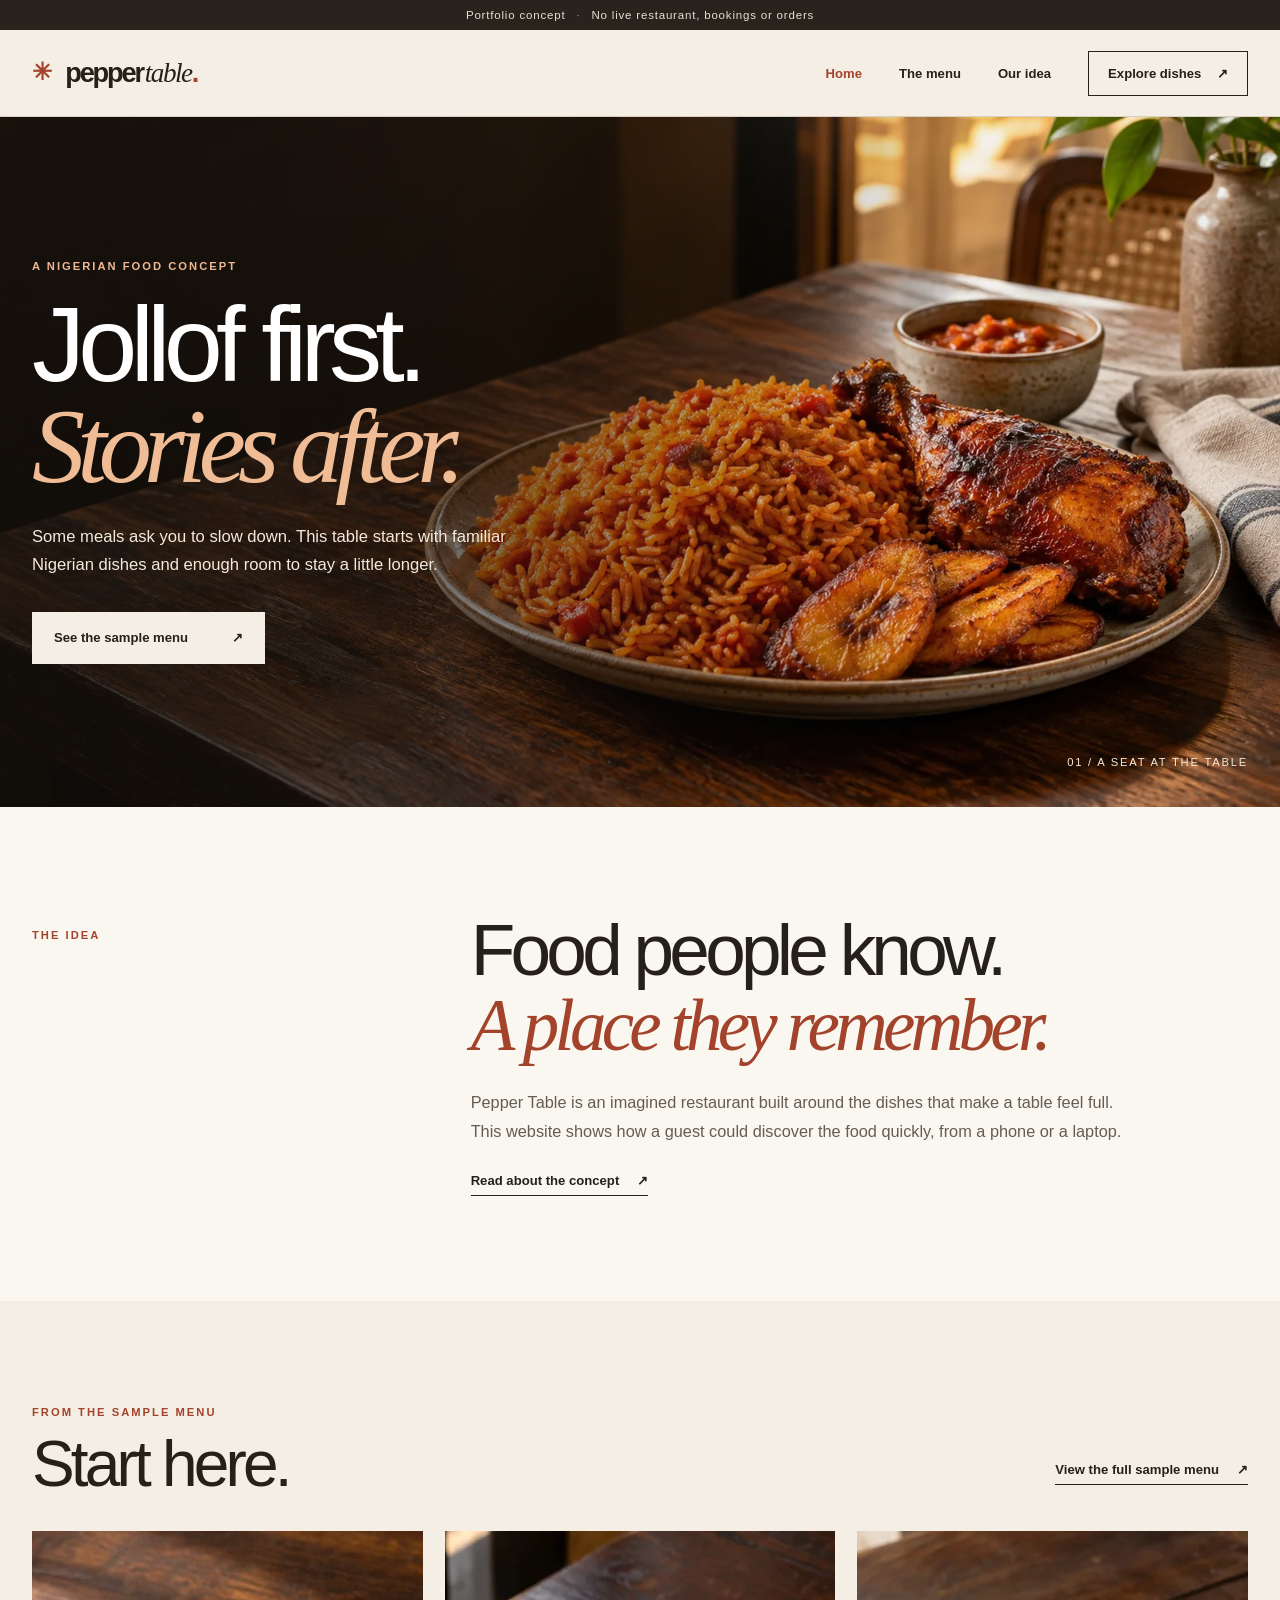
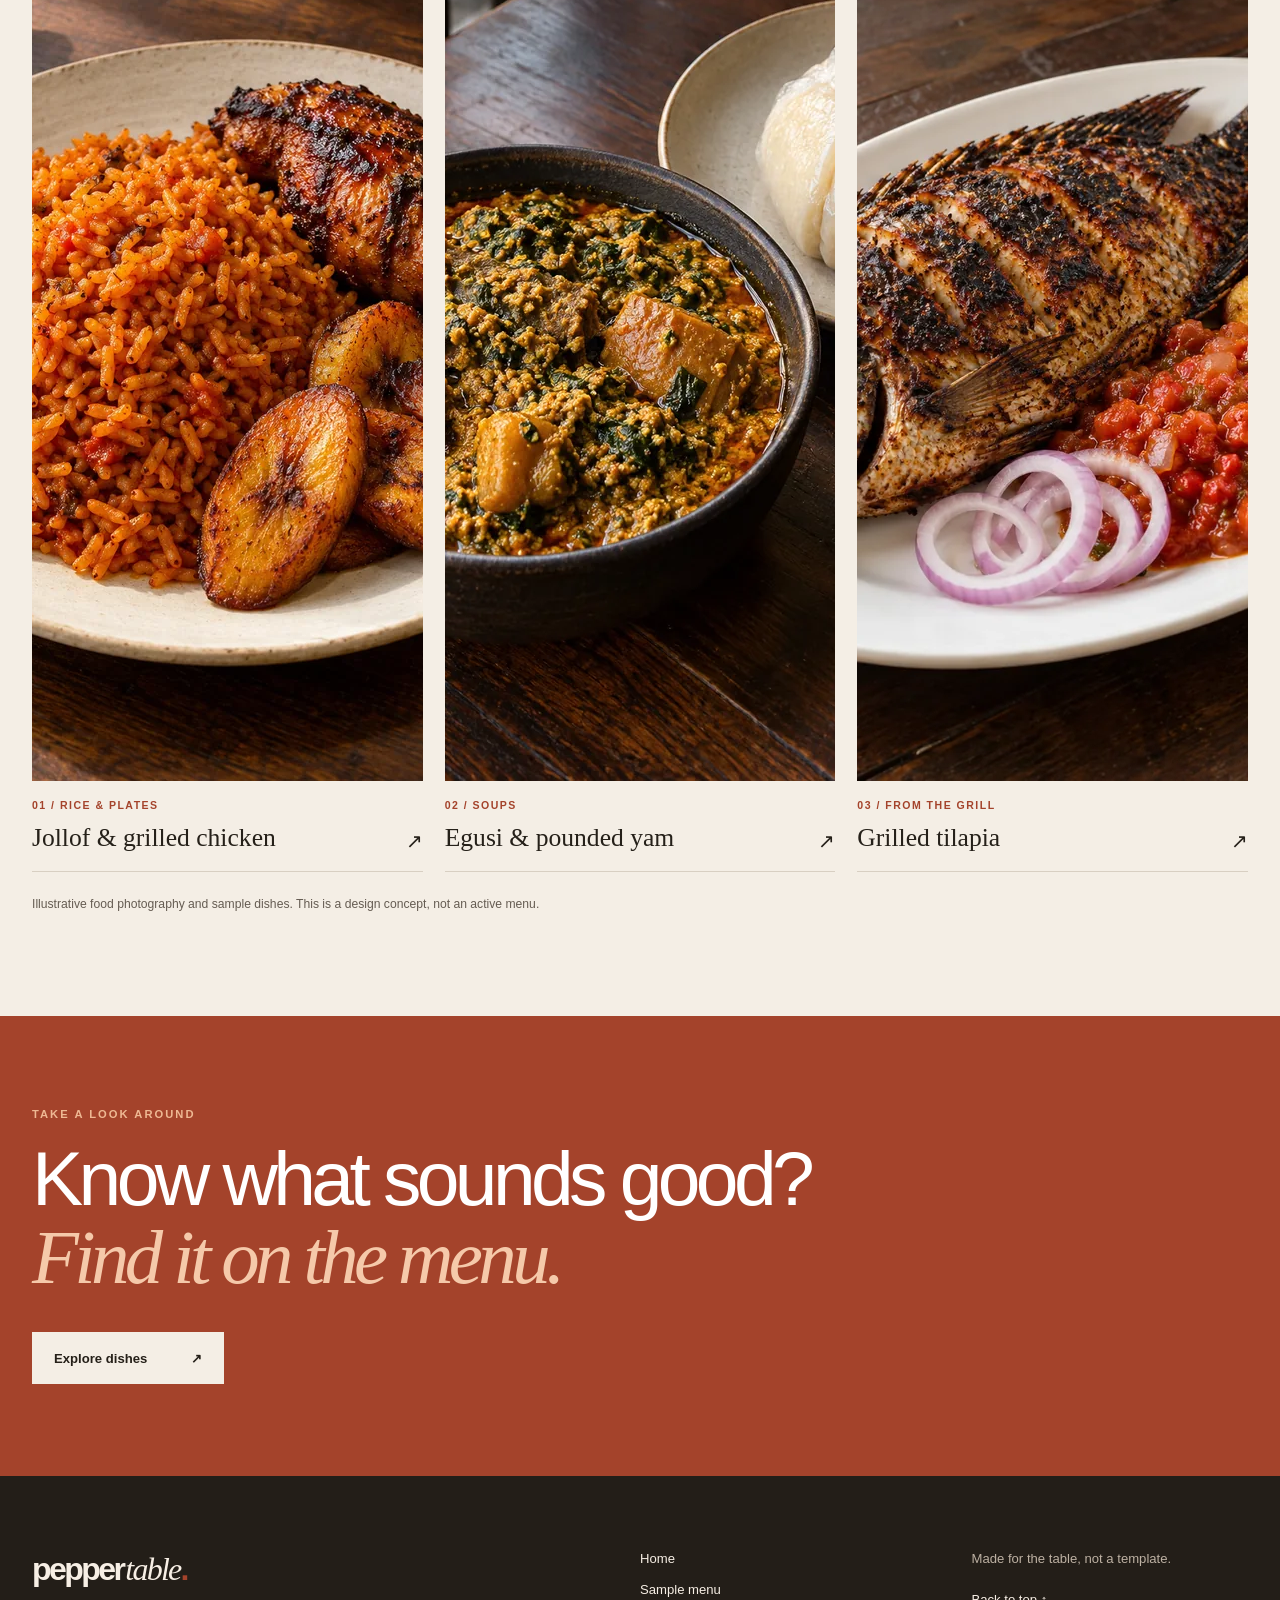
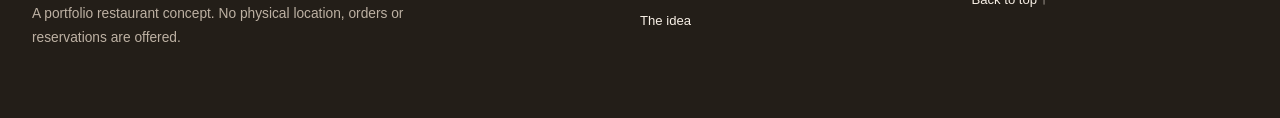
<file: index.html>
<!doctype html>
<html lang="en">
<head>
  <meta charset="utf-8">
  <meta name="viewport" content="width=device-width, initial-scale=1">
  <meta name="theme-color" content="#f4eee5">
  <meta name="description" content="Pepper Table is a Nigerian restaurant website concept. Explore an illustrated sample menu and the idea behind the table.">
  <meta property="og:title" content="Pepper Table | A Nigerian food concept">
  <meta property="og:description" content="A restaurant website concept built around familiar Nigerian dishes and a clear, browsable menu.">
  <title>Pepper Table | Nigerian food website concept</title>
  <link rel="icon" href="assets/favicon.svg" type="image/svg+xml">
  <link rel="stylesheet" href="styles.css">
  <script src="script.js" defer></script>
</head>
<body>
  <a class="skip-link" href="#main">Skip to content</a>
  <div class="concept-bar">Portfolio concept <span aria-hidden="true">·</span> No live restaurant, bookings or orders</div>
  <header class="site-header">
    <div class="container header-inner">
      <a class="wordmark" href="index.html" aria-label="Pepper Table home"><span class="wordmark-icon" aria-hidden="true">✳</span> pepper<span class="wordmark-italic">table</span><span class="wordmark-dot">.</span></a>
      <button class="menu-toggle" type="button" aria-controls="site-nav" aria-expanded="false" aria-label="Open navigation"><span></span><span></span></button>
      <nav id="site-nav" class="site-nav" aria-label="Main navigation">
        <a href="index.html" aria-current="page">Home</a><a href="menu.html">The menu</a><a href="story.html">Our idea</a>
        <a class="nav-cta" href="menu.html">Explore dishes <span aria-hidden="true">↗</span></a>
      </nav>
    </div>
  </header>
  <main id="main">
    <section class="hero" aria-labelledby="hero-title">
      <img class="hero-image" src="assets/hero-jollof.webp" alt="Jollof rice, grilled chicken and fried plantain on a restaurant table" width="1600" height="900" fetchpriority="high">
      <div class="hero-shade"></div>
      <div class="container hero-content">
        <p class="eyebrow light">A Nigerian food concept</p>
        <h1 id="hero-title">Jollof first.<br><em>Stories after.</em></h1>
        <p>Some meals ask you to slow down. This table starts with familiar Nigerian dishes and enough room to stay a little longer.</p>
        <a class="button button-light" href="menu.html">See the sample menu <span aria-hidden="true">↗</span></a>
      </div>
      <p class="hero-caption">01 / A seat at the table</p>
    </section>

    <section class="intro section-pad">
      <div class="container intro-grid">
        <p class="eyebrow">The idea</p>
        <div><h2>Food people know.<br><em>A place they remember.</em></h2><p>Pepper Table is an imagined restaurant built around the dishes that make a table feel full. This website shows how a guest could discover the food quickly, from a phone or a laptop.</p><a class="text-link" href="story.html">Read about the concept <span aria-hidden="true">↗</span></a></div>
      </div>
    </section>

    <section class="featured section-pad" aria-labelledby="featured-title">
      <div class="container">
        <div class="section-top"><div><p class="eyebrow">From the sample menu</p><h2 id="featured-title">Start here.</h2></div><a class="text-link" href="menu.html">View the full sample menu <span aria-hidden="true">↗</span></a></div>
        <div class="dish-grid">
          <article class="dish-card"><a href="menu.html#jollof"><img src="assets/jollof.webp" alt="Plate of jollof rice with grilled chicken and plantain" width="850" height="850" loading="lazy"><div class="dish-meta"><span>01 / Rice & plates</span><h3>Jollof & grilled chicken</h3><span class="dish-arrow" aria-hidden="true">↗</span></div></a></article>
          <article class="dish-card"><a href="menu.html#egusi"><img src="assets/egusi.webp" alt="Bowl of egusi soup beside pounded yam" width="850" height="850" loading="lazy"><div class="dish-meta"><span>02 / Soups</span><h3>Egusi & pounded yam</h3><span class="dish-arrow" aria-hidden="true">↗</span></div></a></article>
          <article class="dish-card"><a href="menu.html#tilapia"><img src="assets/tilapia.webp" alt="Grilled tilapia with pepper sauce and plantain" width="850" height="850" loading="lazy"><div class="dish-meta"><span>03 / From the grill</span><h3>Grilled tilapia</h3><span class="dish-arrow" aria-hidden="true">↗</span></div></a></article>
        </div>
        <p class="sample-note">Illustrative food photography and sample dishes. This is a design concept, not an active menu.</p>
      </div>
    </section>

    <section class="closing" aria-labelledby="closing-title"><div class="container closing-inner"><p class="eyebrow light">Take a look around</p><h2 id="closing-title">Know what sounds good?<br><em>Find it on the menu.</em></h2><a class="button button-light" href="menu.html">Explore dishes <span aria-hidden="true">↗</span></a></div></section>
  </main>
  <footer class="site-footer"><div class="container footer-grid"><div><a class="wordmark footer-mark" href="index.html">pepper<span class="wordmark-italic">table</span><span class="wordmark-dot">.</span></a><p>A portfolio restaurant concept. No physical location, orders or reservations are offered.</p></div><nav aria-label="Footer navigation"><a href="index.html">Home</a><a href="menu.html">Sample menu</a><a href="story.html">The idea</a></nav><div class="footer-end"><span>Made for the table, not a template.</span><a href="#main">Back to top ↑</a></div></div></footer>
</body>
</html>
</file>
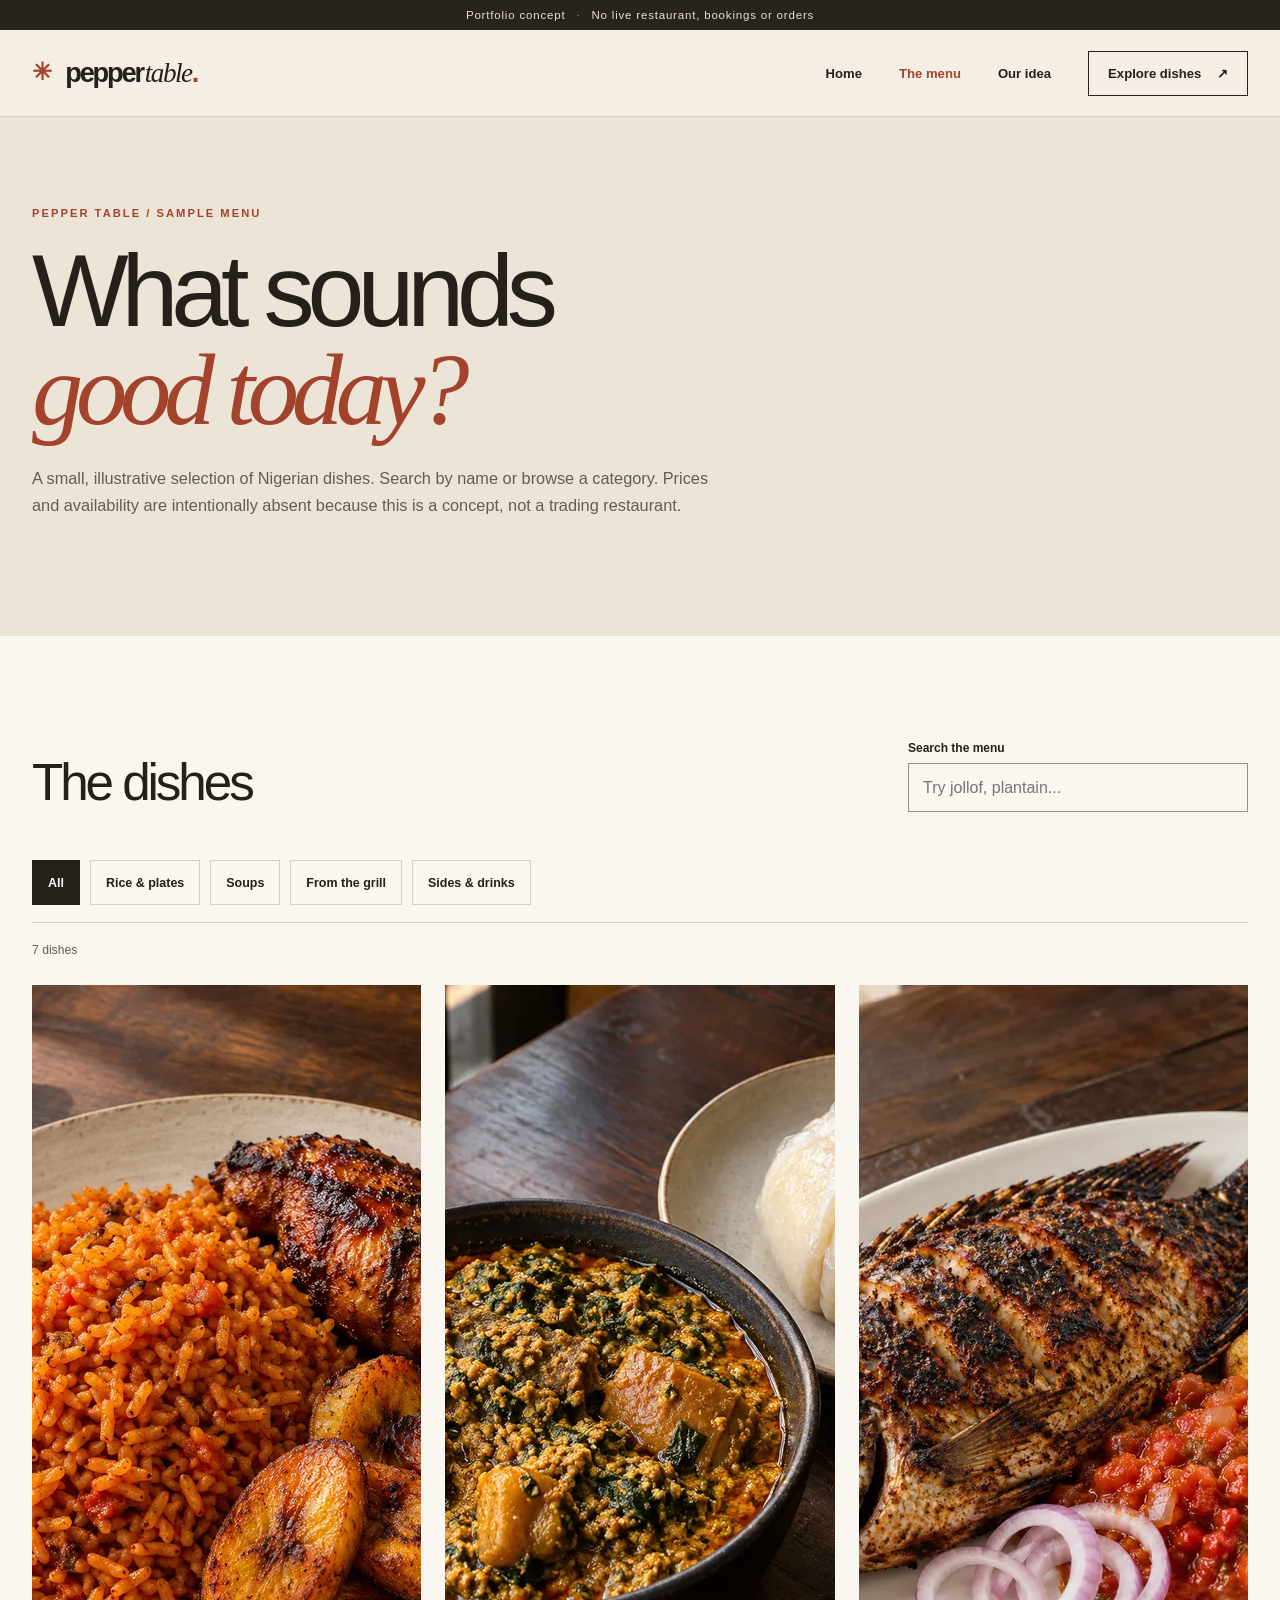
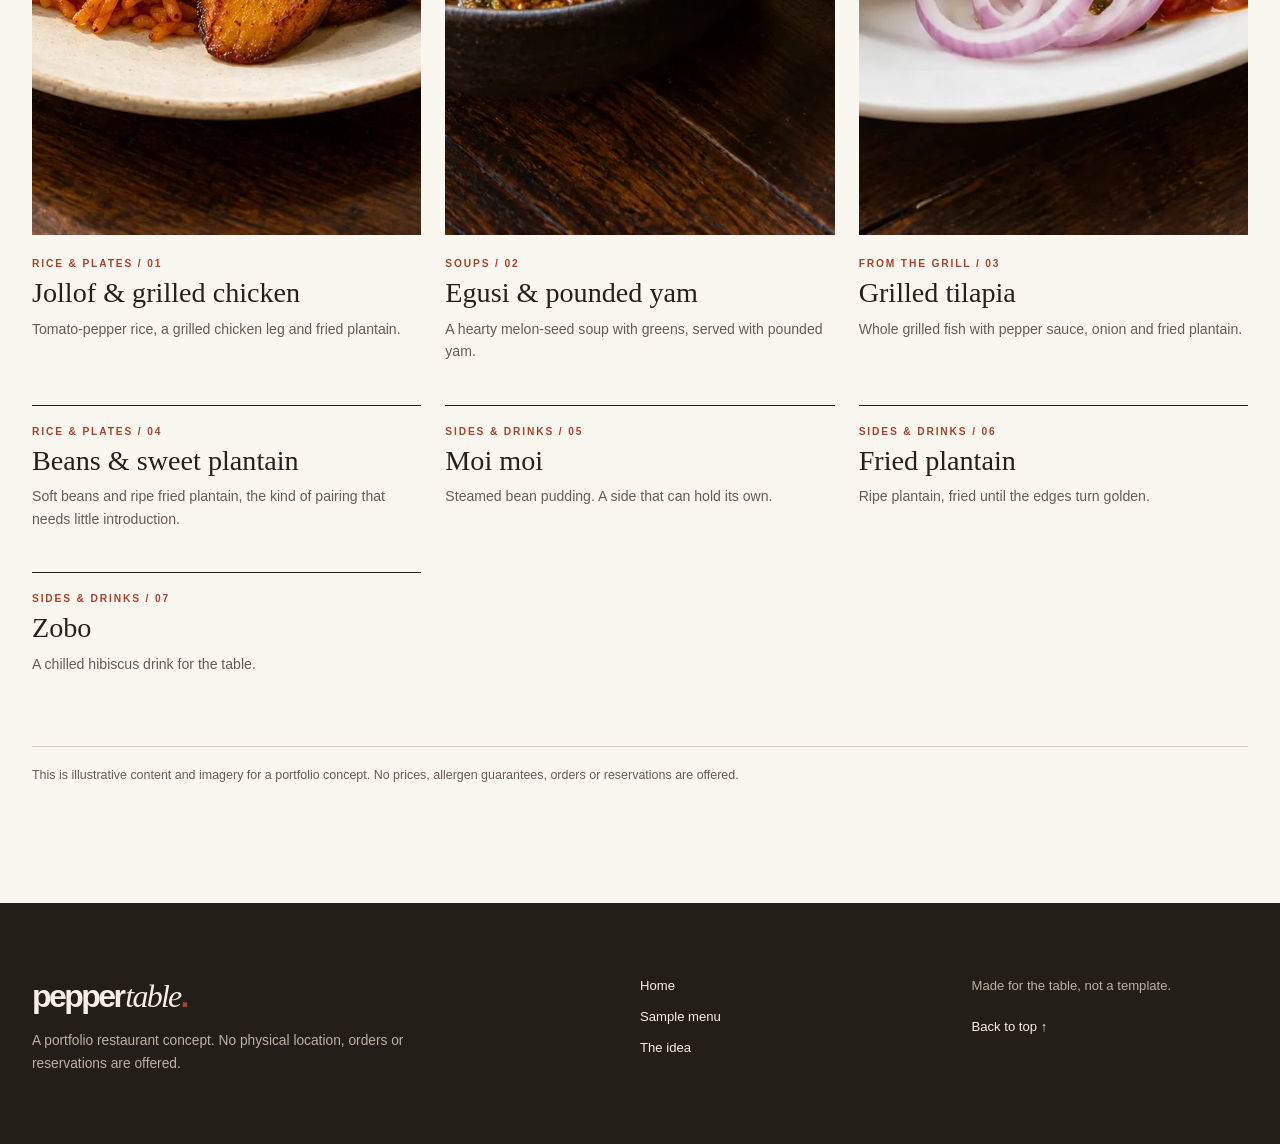
<file: menu.html>
<!doctype html>
<html lang="en">
<head>
  <meta charset="utf-8"><meta name="viewport" content="width=device-width, initial-scale=1"><meta name="theme-color" content="#f4eee5">
  <meta name="description" content="Browse the illustrative Nigerian dishes in Pepper Table's sample menu. Search or filter rice, soup, grill, sides and drinks.">
  <meta property="og:title" content="Sample menu | Pepper Table"><meta property="og:description" content="Explore the dishes in a Nigerian restaurant website concept.">
  <title>Sample menu | Pepper Table</title><link rel="icon" href="assets/favicon.svg" type="image/svg+xml"><link rel="stylesheet" href="styles.css"><script src="script.js" defer></script>
</head>
<body>
  <a class="skip-link" href="#main">Skip to content</a><div class="concept-bar">Portfolio concept <span aria-hidden="true">·</span> No live restaurant, bookings or orders</div>
  <header class="site-header"><div class="container header-inner"><a class="wordmark" href="index.html" aria-label="Pepper Table home"><span class="wordmark-icon" aria-hidden="true">✳</span> pepper<span class="wordmark-italic">table</span><span class="wordmark-dot">.</span></a><button class="menu-toggle" type="button" aria-controls="site-nav" aria-expanded="false" aria-label="Open navigation"><span></span><span></span></button><nav id="site-nav" class="site-nav" aria-label="Main navigation"><a href="index.html">Home</a><a href="menu.html" aria-current="page">The menu</a><a href="story.html">Our idea</a><a class="nav-cta" href="menu.html">Explore dishes <span aria-hidden="true">↗</span></a></nav></div></header>
  <main id="main">
    <section class="page-heading"><div class="container"><p class="eyebrow">Pepper Table / Sample menu</p><h1>What sounds<br><em>good today?</em></h1><p>A small, illustrative selection of Nigerian dishes. Search by name or browse a category. Prices and availability are intentionally absent because this is a concept, not a trading restaurant.</p></div></section>
    <section class="menu-section section-pad" aria-labelledby="menu-title"><div class="container">
      <div class="menu-tools"><h2 id="menu-title">The dishes</h2><div class="search-wrap"><label for="dish-search">Search the menu</label><input id="dish-search" type="search" placeholder="Try jollof, plantain..." autocomplete="off"></div></div>
      <div class="filter-row" role="group" aria-label="Filter menu by category"><button type="button" class="filter active" data-filter="all" aria-pressed="true">All</button><button type="button" class="filter" data-filter="rice" aria-pressed="false">Rice & plates</button><button type="button" class="filter" data-filter="soup" aria-pressed="false">Soups</button><button type="button" class="filter" data-filter="grill" aria-pressed="false">From the grill</button><button type="button" class="filter" data-filter="side" aria-pressed="false">Sides & drinks</button></div>
      <p id="results-count" class="results-count" role="status" aria-live="polite">7 dishes</p>
      <div class="menu-list">
        <article id="jollof" class="menu-item" data-category="rice" data-search="jollof rice grilled chicken plantain"><img src="assets/jollof.webp" alt="Jollof rice with grilled chicken and plantain" width="850" height="850" loading="lazy"><div><p class="eyebrow">Rice & plates / 01</p><h3>Jollof & grilled chicken</h3><p>Tomato-pepper rice, a grilled chicken leg and fried plantain.</p></div></article>
        <article id="egusi" class="menu-item" data-category="soup" data-search="egusi soup pounded yam melon greens"><img src="assets/egusi.webp" alt="Egusi soup with pounded yam" width="850" height="850" loading="lazy"><div><p class="eyebrow">Soups / 02</p><h3>Egusi & pounded yam</h3><p>A hearty melon-seed soup with greens, served with pounded yam.</p></div></article>
        <article id="tilapia" class="menu-item" data-category="grill" data-search="grilled tilapia fish pepper plantain"><img src="assets/tilapia.webp" alt="Grilled tilapia with pepper sauce and plantain" width="850" height="850" loading="lazy"><div><p class="eyebrow">From the grill / 03</p><h3>Grilled tilapia</h3><p>Whole grilled fish with pepper sauce, onion and fried plantain.</p></div></article>
        <article class="menu-item text-only" data-category="rice" data-search="beans plantain rice ewa"><div><p class="eyebrow">Rice & plates / 04</p><h3>Beans & sweet plantain</h3><p>Soft beans and ripe fried plantain, the kind of pairing that needs little introduction.</p></div></article>
        <article class="menu-item text-only" data-category="side" data-search="moi moi steamed bean pudding"><div><p class="eyebrow">Sides & drinks / 05</p><h3>Moi moi</h3><p>Steamed bean pudding. A side that can hold its own.</p></div></article>
        <article class="menu-item text-only" data-category="side" data-search="fried plantain dodo side"><div><p class="eyebrow">Sides & drinks / 06</p><h3>Fried plantain</h3><p>Ripe plantain, fried until the edges turn golden.</p></div></article>
        <article class="menu-item text-only" data-category="side" data-search="zobo hibiscus drink"><div><p class="eyebrow">Sides & drinks / 07</p><h3>Zobo</h3><p>A chilled hibiscus drink for the table.</p></div></article>
      </div>
      <div id="no-results" class="no-results" hidden><h3>No dish found</h3><p>Try a different word or choose another category.</p><button type="button" id="clear-menu">Show all dishes</button></div>
      <p class="menu-disclaimer">This is illustrative content and imagery for a portfolio concept. No prices, allergen guarantees, orders or reservations are offered.</p>
    </div></section>
  </main>
  <footer class="site-footer"><div class="container footer-grid"><div><a class="wordmark footer-mark" href="index.html">pepper<span class="wordmark-italic">table</span><span class="wordmark-dot">.</span></a><p>A portfolio restaurant concept. No physical location, orders or reservations are offered.</p></div><nav aria-label="Footer navigation"><a href="index.html">Home</a><a href="menu.html">Sample menu</a><a href="story.html">The idea</a></nav><div class="footer-end"><span>Made for the table, not a template.</span><a href="#main">Back to top ↑</a></div></div></footer>
</body>
</html>
</file>
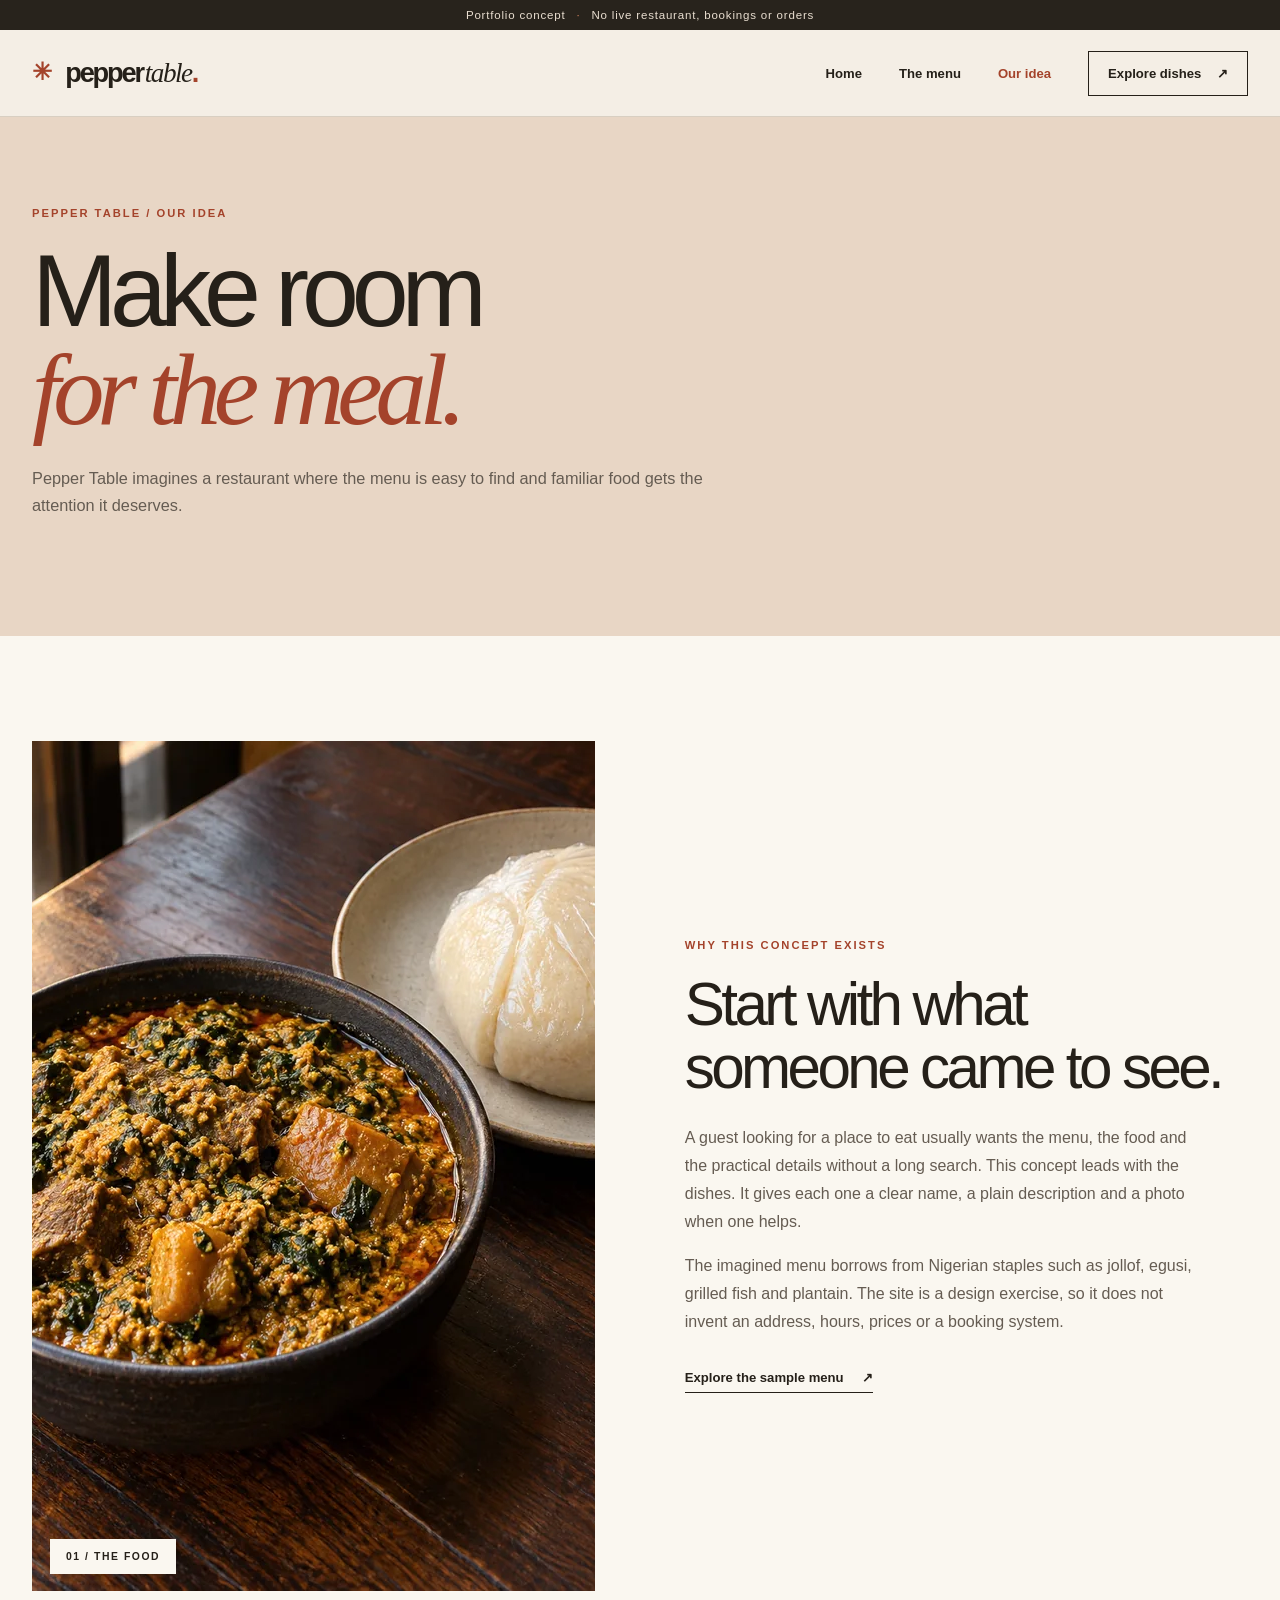
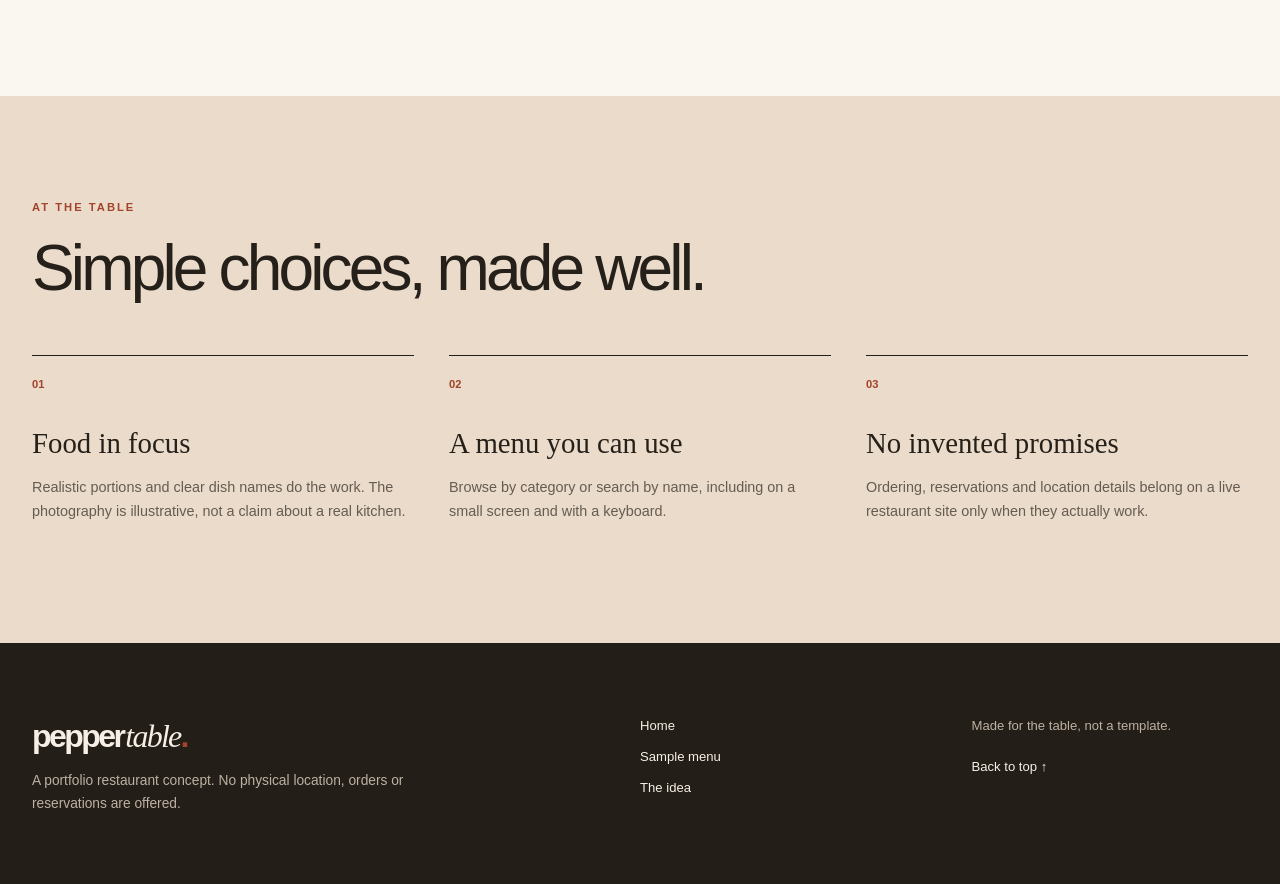
<file: story.html>
<!doctype html>
<html lang="en">
<head>
  <meta charset="utf-8"><meta name="viewport" content="width=device-width, initial-scale=1"><meta name="theme-color" content="#f4eee5">
  <meta name="description" content="The idea behind Pepper Table, a portfolio restaurant concept built around Nigerian food and a useful, accessible menu.">
  <meta property="og:title" content="Our idea | Pepper Table"><meta property="og:description" content="The thinking behind a Nigerian restaurant website concept.">
  <title>Our idea | Pepper Table</title><link rel="icon" href="assets/favicon.svg" type="image/svg+xml"><link rel="stylesheet" href="styles.css"><script src="script.js" defer></script>
</head>
<body>
  <a class="skip-link" href="#main">Skip to content</a><div class="concept-bar">Portfolio concept <span aria-hidden="true">·</span> No live restaurant, bookings or orders</div>
  <header class="site-header"><div class="container header-inner"><a class="wordmark" href="index.html" aria-label="Pepper Table home"><span class="wordmark-icon" aria-hidden="true">✳</span> pepper<span class="wordmark-italic">table</span><span class="wordmark-dot">.</span></a><button class="menu-toggle" type="button" aria-controls="site-nav" aria-expanded="false" aria-label="Open navigation"><span></span><span></span></button><nav id="site-nav" class="site-nav" aria-label="Main navigation"><a href="index.html">Home</a><a href="menu.html">The menu</a><a href="story.html" aria-current="page">Our idea</a><a class="nav-cta" href="menu.html">Explore dishes <span aria-hidden="true">↗</span></a></nav></div></header>
  <main id="main">
    <section class="page-heading story-heading"><div class="container"><p class="eyebrow">Pepper Table / Our idea</p><h1>Make room<br><em>for the meal.</em></h1><p>Pepper Table imagines a restaurant where the menu is easy to find and familiar food gets the attention it deserves.</p></div></section>
    <section class="story-section section-pad"><div class="container story-grid"><div class="story-photo"><img src="assets/egusi.webp" alt="Egusi soup and pounded yam on a wooden table" width="850" height="850" loading="lazy"><span>01 / The food</span></div><div class="story-copy"><p class="eyebrow">Why this concept exists</p><h2>Start with what someone came to see.</h2><p>A guest looking for a place to eat usually wants the menu, the food and the practical details without a long search. This concept leads with the dishes. It gives each one a clear name, a plain description and a photo when one helps.</p><p>The imagined menu borrows from Nigerian staples such as jollof, egusi, grilled fish and plantain. The site is a design exercise, so it does not invent an address, hours, prices or a booking system.</p><a class="text-link" href="menu.html">Explore the sample menu <span aria-hidden="true">↗</span></a></div></div></section>
    <section class="principles section-pad"><div class="container"><p class="eyebrow">At the table</p><h2>Simple choices, made well.</h2><div class="principle-grid"><div><span>01</span><h3>Food in focus</h3><p>Realistic portions and clear dish names do the work. The photography is illustrative, not a claim about a real kitchen.</p></div><div><span>02</span><h3>A menu you can use</h3><p>Browse by category or search by name, including on a small screen and with a keyboard.</p></div><div><span>03</span><h3>No invented promises</h3><p>Ordering, reservations and location details belong on a live restaurant site only when they actually work.</p></div></div></div></section>
  </main>
  <footer class="site-footer"><div class="container footer-grid"><div><a class="wordmark footer-mark" href="index.html">pepper<span class="wordmark-italic">table</span><span class="wordmark-dot">.</span></a><p>A portfolio restaurant concept. No physical location, orders or reservations are offered.</p></div><nav aria-label="Footer navigation"><a href="index.html">Home</a><a href="menu.html">Sample menu</a><a href="story.html">The idea</a></nav><div class="footer-end"><span>Made for the table, not a template.</span><a href="#main">Back to top ↑</a></div></div></footer>
</body>
</html>
</file>
<file: styles.css>
@charset "UTF-8";
:root{--cream:#f4eee5;--paper:#faf7f0;--ink:#252019;--muted:#655c52;--pepper:#a4432b;--line:#d8cfc2;--serif:Georgia,"Times New Roman",serif;--sans:Arial,Helvetica,sans-serif}
*{box-sizing:border-box}html{scroll-behavior:smooth}body{margin:0;background:var(--cream);color:var(--ink);font-family:var(--sans);-webkit-font-smoothing:antialiased}img{max-width:100%;display:block}a{color:inherit;text-decoration:none}button,input{font:inherit}button{cursor:pointer}a:focus-visible,button:focus-visible,input:focus-visible{outline:3px solid #d2673e;outline-offset:4px}.container{width:min(1280px,calc(100% - 64px));margin-inline:auto}.skip-link{position:absolute;z-index:100;left:16px;top:-90px;background:#fff;color:#15110d;padding:12px 18px}.skip-link:focus{top:12px}.concept-bar{background:#28231c;color:#e9ded0;text-align:center;padding:9px 15px;font-size:.72rem;letter-spacing:.07em}.concept-bar span{margin:0 7px;color:#d0825d}.site-header{position:relative;z-index:30;background:var(--cream);border-bottom:1px solid var(--line)}.header-inner{min-height:86px;display:flex;align-items:center;justify-content:space-between;gap:35px}.wordmark{font-weight:800;font-size:1.7rem;letter-spacing:-.08em;white-space:nowrap}.wordmark-icon{font-size:1.5rem;color:var(--pepper);margin-right:10px;vertical-align:2px}.wordmark-italic{font-family:var(--serif);font-style:italic;font-weight:400;letter-spacing:-.055em;margin-left:2px}.wordmark-dot{color:var(--pepper)}.site-nav{display:flex;align-items:center;gap:37px;font-size:.82rem;font-weight:700}.site-nav>a:not(.nav-cta){padding:13px 0}.site-nav>a:not(.nav-cta):hover,.site-nav a[aria-current="page"]{color:var(--pepper)}.nav-cta{border:1px solid var(--ink);padding:14px 19px;transition:background .2s,color .2s}.nav-cta:hover{background:var(--ink);color:#fff}.nav-cta span{padding-left:12px}.menu-toggle{display:none}
.eyebrow{font-size:.7rem;letter-spacing:.18em;text-transform:uppercase;font-weight:800;color:var(--pepper);margin:0 0 23px}.eyebrow.light{color:#eeb893}.section-pad{padding-block:105px}h1,h2,h3,p{overflow-wrap:break-word}h1,h2{font-weight:400}h1 em,h2 em{font-family:var(--serif);font-weight:400}.button{display:inline-flex;align-items:center;justify-content:space-between;gap:44px;min-height:52px;padding:14px 22px;font-weight:800;font-size:.82rem;transition:transform .2s,background .2s}.button:hover{transform:translateY(-2px)}.button-light{background:var(--cream);color:var(--ink)}.button-light:hover{background:white}.text-link{display:inline-flex;align-items:center;gap:18px;font-size:.82rem;font-weight:800;border-bottom:1px solid currentColor;padding-bottom:7px}.text-link:hover{color:var(--pepper)}
.hero{position:relative;min-height:690px;background:#241c15;color:#fff;display:flex;align-items:center;overflow:hidden}.hero-image,.hero-shade{position:absolute;inset:0;width:100%;height:100%}.hero-image{object-fit:cover;object-position:center 56%}.hero-shade{background:linear-gradient(90deg,rgba(19,15,11,.78) 0%,rgba(19,15,11,.56) 36%,rgba(19,15,11,.04) 75%)}.hero-content{position:relative;z-index:1;padding-block:95px;max-width:1280px}.hero h1{font-size:clamp(4.2rem,8.3vw,8.5rem);line-height:.95;letter-spacing:-.065em;margin:0 0 26px;max-width:900px}.hero h1 em{color:#f0bc95;letter-spacing:-.075em}.hero-content>p:not(.eyebrow){font-size:1.04rem;line-height:1.7;max-width:485px;color:#f4e9db;margin-bottom:32px}.hero-caption{position:absolute;z-index:1;bottom:28px;right:calc((100% - min(1280px,100% - 64px))/2);font-size:.7rem;letter-spacing:.16em;text-transform:uppercase;color:#f4e9db}
.intro{background:var(--paper)}.intro-grid{display:grid;grid-template-columns:1fr 2fr;gap:50px}.intro-grid>.eyebrow{padding-top:17px}.intro h2{font-size:clamp(2.9rem,5.7vw,6rem);line-height:1.03;letter-spacing:-.065em;margin:0 0 25px}.intro h2 em{color:var(--pepper)}.intro-grid p:not(.eyebrow){max-width:670px;color:var(--muted);line-height:1.75;font-size:1.02rem;margin-bottom:26px}.featured{background:var(--cream)}.section-top{display:flex;justify-content:space-between;align-items:end;gap:30px;margin-bottom:35px}.section-top h2,.principles h2{font-size:clamp(3rem,5vw,5.2rem);letter-spacing:-.06em;line-height:1;margin:0}.section-top .eyebrow{margin-bottom:14px}.section-top .text-link{margin-bottom:11px}.dish-grid{display:grid;grid-template-columns:repeat(3,minmax(0,1fr));gap:22px}.dish-card{min-width:0}.dish-card img{width:100%;aspect-ratio:1/1;object-fit:cover;transition:transform .4s}.dish-card a{display:block;overflow:hidden}.dish-card a:hover img{transform:scale(1.035)}.dish-meta{display:grid;grid-template-columns:1fr auto;position:relative;padding:18px 0;border-bottom:1px solid var(--line)}.dish-meta>span:first-child{grid-column:1/-1;color:var(--pepper);font-size:.66rem;font-weight:800;letter-spacing:.14em;text-transform:uppercase;margin-bottom:12px}.dish-meta h3{font-family:var(--serif);font-size:clamp(1.35rem,2vw,2rem);font-weight:400;line-height:1.15;margin:0}.dish-arrow{align-self:end;font-size:1.25rem}.sample-note{font-size:.76rem;color:var(--muted);margin:25px 0 0}.closing{background:var(--pepper);color:#fff}.closing-inner{padding-block:92px}.closing .eyebrow{margin-bottom:19px}.closing h2{font-size:clamp(3rem,6vw,6.3rem);line-height:1.02;letter-spacing:-.06em;margin:0 0 35px}.closing h2 em{color:#f5c9aa}
.site-footer{background:#231e18;color:#f7efe5;padding:75px 0 55px}.footer-grid{display:grid;grid-template-columns:2fr 1fr 1fr;gap:55px}.footer-mark{display:inline-block;font-size:2rem}.footer-grid p{max-width:385px;color:#bdb1a3;line-height:1.7;font-size:.86rem}.footer-grid nav,.footer-end{display:flex;flex-direction:column;align-items:flex-start;gap:16px;font-size:.82rem}.footer-grid nav a:hover,.footer-end a:hover{color:#f1b68d}.footer-end{color:#bdb1a3}.footer-end a{color:#f7efe5;margin-top:10px}
.page-heading{background:#ede4d8;padding:90px 0 100px}.page-heading h1{font-size:clamp(4.2rem,8vw,8.5rem);letter-spacing:-.07em;line-height:.96;margin:0 0 25px}.page-heading h1 em{color:var(--pepper)}.page-heading p:last-child{max-width:700px;line-height:1.7;color:var(--muted);font-size:1.02rem}.menu-section{background:var(--paper)}.menu-tools{display:flex;justify-content:space-between;align-items:end;gap:30px}.menu-tools h2{font-size:clamp(2.4rem,4vw,4rem);letter-spacing:-.06em;margin:0}.search-wrap{display:flex;flex-direction:column;gap:8px;min-width:min(340px,100%)}.search-wrap label{font-size:.75rem;font-weight:800}.search-wrap input{width:100%;border:1px solid #9b8f81;background:transparent;color:var(--ink);padding:13px 14px;border-radius:0;min-height:49px}.filter-row{display:flex;gap:10px;flex-wrap:wrap;border-bottom:1px solid var(--line);margin-top:48px;padding-bottom:17px}.filter{border:1px solid var(--line);background:transparent;padding:11px 15px;min-height:45px;font-size:.78rem;font-weight:800;color:var(--ink)}.filter:hover,.filter.active{background:var(--ink);border-color:var(--ink);color:#fff}.results-count{font-size:.76rem;color:var(--muted);margin:20px 0 0}.menu-list{display:grid;grid-template-columns:repeat(3,minmax(0,1fr));gap:42px 24px;margin-top:28px}.menu-item{min-width:0;scroll-margin-top:40px}.menu-item[hidden]{display:none}.menu-item>img{width:100%;aspect-ratio:1/1;object-fit:cover;margin-bottom:23px}.menu-item .eyebrow{font-size:.64rem;margin:0 0 8px}.menu-item h3{font-family:var(--serif);font-size:clamp(1.5rem,2.2vw,2rem);font-weight:400;line-height:1.12;margin:0 0 9px}.menu-item p:last-child{font-size:.88rem;line-height:1.6;color:var(--muted);margin:0}.text-only{border-top:1px solid var(--ink);padding-top:20px}.no-results{padding:45px 20px;text-align:center;border:1px solid var(--line);margin-top:30px}.no-results[hidden]{display:none}.no-results h3{font-family:var(--serif);font-size:2rem;margin:0}.no-results button{border:0;border-bottom:1px solid currentColor;background:none;font-weight:800;padding:8px 0;color:var(--pepper)}.menu-disclaimer{font-size:.78rem;line-height:1.6;color:var(--muted);border-top:1px solid var(--line);margin-top:70px;padding-top:19px}
.story-heading{background:#e8d6c5}.story-section{background:var(--paper)}.story-grid{display:grid;grid-template-columns:1fr 1fr;align-items:center;gap:clamp(45px,7vw,120px)}.story-photo{position:relative}.story-photo img{width:100%;aspect-ratio:4/5;object-fit:cover}.story-photo span{position:absolute;bottom:17px;left:18px;background:var(--paper);padding:12px 16px;text-transform:uppercase;font-size:.65rem;letter-spacing:.15em;font-weight:800}.story-copy h2{font-size:clamp(2.8rem,4.7vw,5rem);line-height:1.04;letter-spacing:-.06em;margin:0 0 25px}.story-copy p:not(.eyebrow){line-height:1.75;color:var(--muted);max-width:520px}.story-copy .text-link{margin-top:18px}.principles{background:#eadbca}.principles h2{margin:0 0 55px}.principle-grid{display:grid;grid-template-columns:repeat(3,1fr);gap:35px}.principle-grid>div{border-top:1px solid var(--ink);padding-top:18px}.principle-grid span{font-size:.7rem;color:var(--pepper);font-weight:800}.principle-grid h3{font-family:var(--serif);font-size:1.8rem;font-weight:400;margin:35px 0 12px}.principle-grid p{color:var(--muted);font-size:.9rem;line-height:1.7}
@media(max-width:900px){.container{width:min(100% - 40px,1280px)}.site-nav{gap:20px}.hero{min-height:610px}.hero h1{font-size:clamp(4rem,8vw,6.5rem)}.dish-grid,.menu-list{gap:18px}.story-grid{gap:35px}.footer-grid{gap:30px}}
@media(max-width:700px){.container{width:min(100% - 32px,560px)}.header-inner{min-height:70px}.wordmark{font-size:1.55rem}.menu-toggle{display:flex;flex-direction:column;justify-content:center;gap:5px;width:44px;height:44px;border:0;background:none;padding:10px}.menu-toggle span{display:block;height:2px;width:24px;background:var(--ink)}.menu-toggle[aria-expanded="true"] span:first-child{transform:translateY(3.5px) rotate(45deg)}.menu-toggle[aria-expanded="true"] span:last-child{transform:translateY(-3.5px) rotate(-45deg)}.site-nav{display:none;position:absolute;top:100%;left:0;right:0;background:var(--cream);padding:15px 16px 25px;border-bottom:1px solid var(--line);box-shadow:0 16px 22px #25201922;flex-direction:column;align-items:stretch;gap:0}.site-nav.open{display:flex}.site-nav>a{min-height:48px;display:flex;align-items:center}.site-nav .nav-cta{margin-top:10px;justify-content:space-between}.hero{min-height:680px;align-items:end}.hero-image{object-position:67% center}.hero-shade{background:linear-gradient(0deg,rgba(17,13,10,.9) 0%,rgba(17,13,10,.56) 52%,rgba(17,13,10,.1) 100%)}.hero-content{padding:220px 0 87px}.hero h1{font-size:clamp(3.8rem,13vw,6rem)}.hero-caption{right:16px;bottom:20px}.section-pad{padding-block:75px}.intro-grid,.story-grid{grid-template-columns:1fr;gap:15px}.intro-grid>.eyebrow{padding-top:0}.intro h2{font-size:clamp(2.9rem,10vw,4.7rem)}.section-top{align-items:start;flex-direction:column}.dish-grid{grid-template-columns:1fr;gap:40px}.dish-card img{aspect-ratio:1.1/1}.dish-meta h3{font-size:1.8rem}.closing-inner{padding-block:75px}.footer-grid{grid-template-columns:1fr 1fr;gap:35px}.footer-grid>div:first-child{grid-column:1/-1}.page-heading{padding:70px 0 75px}.page-heading h1{font-size:clamp(3.7rem,12vw,5.8rem)}.menu-tools{align-items:stretch;flex-direction:column}.search-wrap{min-width:100%}.filter-row{margin-top:32px}.menu-list{grid-template-columns:1fr 1fr;gap:38px 17px}.menu-item h3{font-size:1.5rem}.story-photo img{aspect-ratio:1.15/1}.story-copy{padding-top:30px}.principle-grid{grid-template-columns:1fr;gap:28px}.principle-grid h3{margin-top:18px}}
@media(max-width:440px){.menu-list{grid-template-columns:1fr}.menu-item>img{aspect-ratio:1.1/1}.text-only{min-height:auto}.filter{padding:10px 12px}.footer-grid{grid-template-columns:1fr}.footer-grid>div:first-child{grid-column:auto}.hero-content>p:not(.eyebrow){font-size:.95rem}}
@media(prefers-reduced-motion:reduce){*,*::before,*::after{scroll-behavior:auto!important;transition-duration:.01ms!important;animation-duration:.01ms!important}}
</file>
